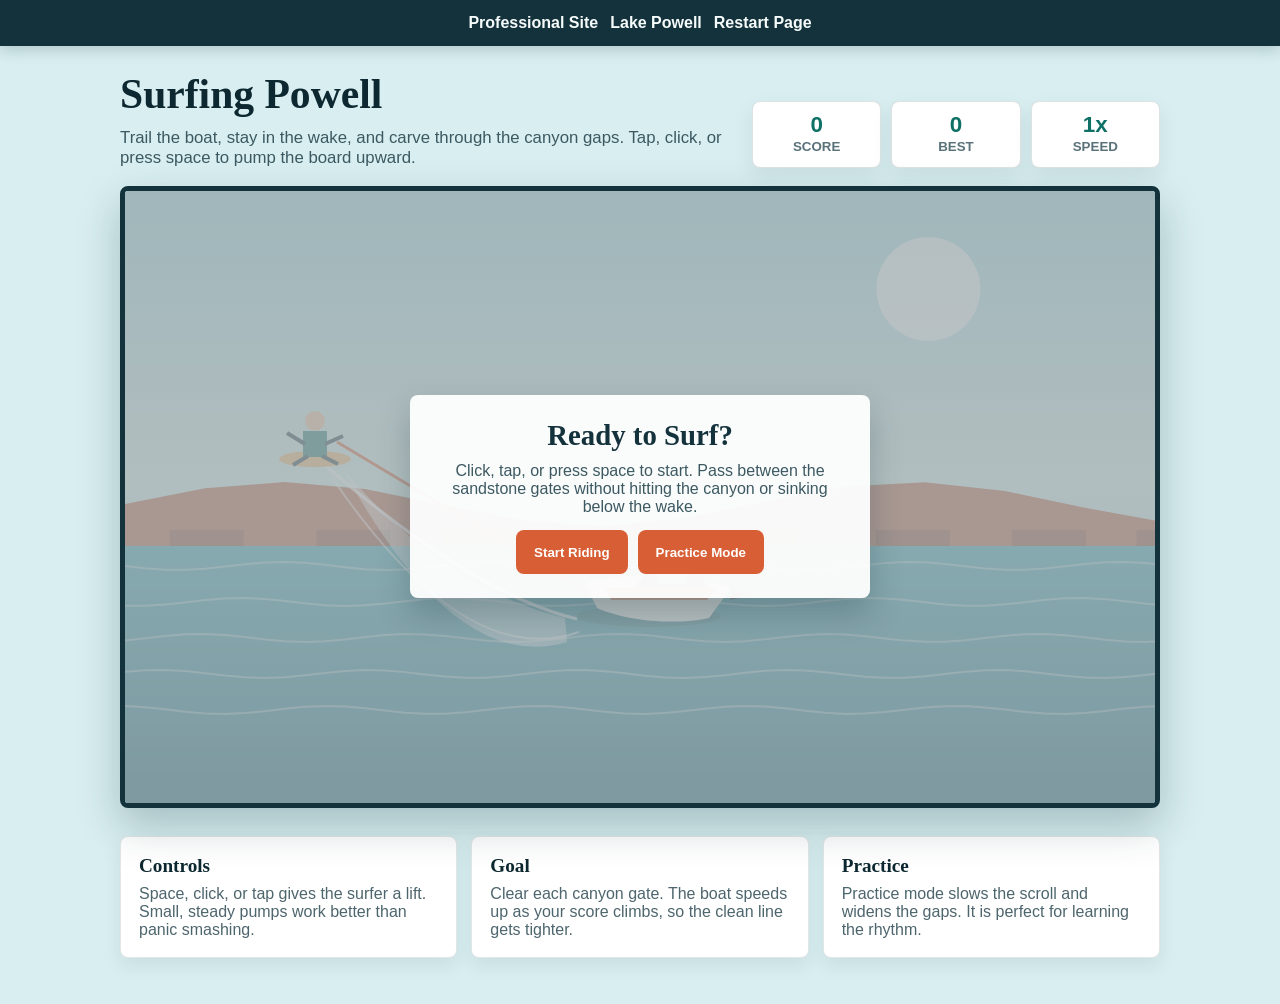
<file: surfing-powell.html>
<!DOCTYPE html>
<html lang="en">
<head>
    <meta charset="UTF-8">
    <meta name="viewport" content="width=device-width, initial-scale=1.0">
    <meta name="description" content="Surfing Powell, a wake surfing arcade game inspired by Flappy Bird.">
    <title>Surfing Powell</title>
    <style>
        * {
            box-sizing: border-box;
        }

        html {
            min-height: 100%;
        }

        body {
            min-height: 100%;
            margin: 0;
            background: #d8eef0;
            color: #14323b;
            font-family: Arial, Helvetica, sans-serif;
        }

        .page-shell {
            min-height: 100vh;
            display: flex;
            flex-direction: column;
        }

        .game-nav {
            display: flex;
            flex-wrap: wrap;
            justify-content: center;
            gap: 12px;
            padding: 14px 20px;
            background: #14323b;
            box-shadow: 0 4px 14px rgba(20, 50, 59, 0.2);
        }

        .game-nav a {
            color: #f6fbfb;
            font-weight: 700;
            text-decoration: none;
        }

        .game-nav a:hover {
            color: #f2b36d;
        }

        .intro {
            width: min(1040px, 94%);
            margin: 26px auto 18px;
            display: grid;
            grid-template-columns: 1.2fr 0.8fr;
            gap: 20px;
            align-items: end;
        }

        .intro h1 {
            margin: 0 0 10px;
            color: #0d2830;
            font-family: Georgia, "Times New Roman", serif;
            font-size: 2.6rem;
            line-height: 1.1;
        }

        .intro p {
            margin: 0;
            color: #3c5962;
            font-size: 1.05rem;
        }

        .stat-strip {
            display: grid;
            grid-template-columns: repeat(3, 1fr);
            gap: 10px;
        }

        .stat {
            padding: 12px;
            border: 1px solid rgba(20, 50, 59, 0.14);
            border-radius: 8px;
            background: #ffffff;
            text-align: center;
            box-shadow: 0 8px 20px rgba(20, 50, 59, 0.08);
        }

        .stat span {
            display: block;
            color: #0f7066;
            font-size: 1.4rem;
            font-weight: 800;
            line-height: 1;
        }

        .stat small {
            color: #59727a;
            font-weight: 700;
            text-transform: uppercase;
        }

        .game-wrap {
            position: relative;
            width: min(1040px, 94%);
            margin: 0 auto 28px;
            border: 5px solid #14323b;
            border-radius: 8px;
            overflow: hidden;
            background: #86d1d6;
            box-shadow: 0 18px 42px rgba(20, 50, 59, 0.25);
        }

        canvas {
            display: block;
            width: 100%;
            height: min(68vh, 620px);
            min-height: 420px;
            cursor: pointer;
            background: #86d1d6;
        }

        .overlay {
            position: absolute;
            inset: 0;
            display: flex;
            align-items: center;
            justify-content: center;
            padding: 22px;
            background: rgba(12, 35, 42, 0.28);
            pointer-events: auto;
        }

        .overlay-card {
            max-width: 460px;
            padding: 24px;
            border-radius: 8px;
            background: rgba(255, 255, 255, 0.94);
            color: #14323b;
            text-align: center;
            box-shadow: 0 16px 32px rgba(20, 50, 59, 0.25);
        }

        .overlay-card h2 {
            margin: 0 0 10px;
            font-family: Georgia, "Times New Roman", serif;
            font-size: 1.8rem;
        }

        .overlay-card p {
            margin: 0;
            color: #3c5962;
        }

        .hidden {
            display: none;
        }

        .controls {
            width: min(1040px, 94%);
            margin: 0 auto 46px;
            display: grid;
            grid-template-columns: repeat(3, 1fr);
            gap: 14px;
        }

        .control-card {
            padding: 18px;
            border-radius: 8px;
            background: #ffffff;
            border: 1px solid rgba(20, 50, 59, 0.12);
            box-shadow: 0 8px 18px rgba(20, 50, 59, 0.08);
        }

        .control-card h2 {
            margin: 0 0 8px;
            color: #0d2830;
            font-family: Georgia, "Times New Roman", serif;
            font-size: 1.2rem;
        }

        .control-card p {
            margin: 0;
            color: #4d656d;
        }

        button {
            min-height: 44px;
            padding: 10px 18px;
            border: 0;
            border-radius: 8px;
            background: #d85f35;
            color: #ffffff;
            font-weight: 800;
            cursor: pointer;
        }

        button:hover {
            background: #a84425;
        }

        .button-row {
            display: flex;
            flex-wrap: wrap;
            gap: 10px;
            margin-top: 14px;
            justify-content: center;
        }

        @media (max-width: 800px) {
            .intro,
            .controls {
                grid-template-columns: 1fr;
            }

            .intro h1 {
                font-size: 2.1rem;
            }

            canvas {
                min-height: 420px;
                height: 62vh;
            }
        }
    </style>
</head>
<body>
    <div class="page-shell">
        <nav class="game-nav" aria-label="Game navigation">
            <a href="professional.html">Professional Site</a>
            <a href="scratch.html">Lake Powell</a>
            <a href="surfing-powell.html">Restart Page</a>
        </nav>

        <section class="intro">
            <div>
                <h1>Surfing Powell</h1>
                <p>Trail the boat, stay in the wake, and carve through the canyon gaps. Tap, click, or press space to pump the board upward.</p>
            </div>
            <div class="stat-strip" aria-label="Game stats">
                <div class="stat"><span id="scoreText">0</span><small>Score</small></div>
                <div class="stat"><span id="bestText">0</span><small>Best</small></div>
                <div class="stat"><span id="speedText">1x</span><small>Speed</small></div>
            </div>
        </section>

        <main class="game-wrap">
            <canvas id="gameCanvas" width="960" height="540" aria-label="Surfing Powell game canvas"></canvas>
            <div class="overlay" id="overlay">
                <div class="overlay-card">
                    <h2 id="overlayTitle">Ready to Surf?</h2>
                    <p id="overlayMessage">Click, tap, or press space to start. Pass between the sandstone gates without hitting the canyon or sinking below the wake.</p>
                    <div class="button-row">
                        <button id="startButton" type="button">Start Riding</button>
                        <button id="practiceButton" type="button">Practice Mode</button>
                    </div>
                </div>
            </div>
        </main>

        <section class="controls">
            <div class="control-card">
                <h2>Controls</h2>
                <p>Space, click, or tap gives the surfer a lift. Small, steady pumps work better than panic smashing.</p>
            </div>
            <div class="control-card">
                <h2>Goal</h2>
                <p>Clear each canyon gate. The boat speeds up as your score climbs, so the clean line gets tighter.</p>
            </div>
            <div class="control-card">
                <h2>Practice</h2>
                <p>Practice mode slows the scroll and widens the gaps. It is perfect for learning the rhythm.</p>
            </div>
        </section>
    </div>

    <script>
        const canvas = document.getElementById("gameCanvas");
        const ctx = canvas.getContext("2d");
        const overlay = document.getElementById("overlay");
        const overlayTitle = document.getElementById("overlayTitle");
        const overlayMessage = document.getElementById("overlayMessage");
        const scoreText = document.getElementById("scoreText");
        const bestText = document.getElementById("bestText");
        const speedText = document.getElementById("speedText");
        const startButton = document.getElementById("startButton");
        const practiceButton = document.getElementById("practiceButton");

        const state = {
            mode: "ready",
            practice: false,
            score: 0,
            best: Number(localStorage.getItem("surfingPowellBest") || 0),
            frame: 0,
            speed: 3,
            gravity: 0.33,
            lift: -6.7,
            gates: [],
            ripples: []
        };

        const surfer = {
            x: 190,
            y: 250,
            vy: 0,
            radius: 19,
            rotation: 0
        };

        function fitCanvas() {
            const rect = canvas.getBoundingClientRect();
            const ratio = window.devicePixelRatio || 1;
            canvas.width = Math.round(rect.width * ratio);
            canvas.height = Math.round(rect.height * ratio);
            ctx.setTransform(ratio, 0, 0, ratio, 0, 0);
        }

        function width() {
            return canvas.getBoundingClientRect().width;
        }

        function height() {
            return canvas.getBoundingClientRect().height;
        }

        function waterLine() {
            return height() * 0.58;
        }

        function resetGame(practiceMode) {
            state.mode = "playing";
            state.practice = practiceMode;
            state.score = 0;
            state.frame = 0;
            state.speed = practiceMode ? 2.45 : 3.15;
            state.gravity = practiceMode ? 0.28 : 0.33;
            state.lift = practiceMode ? -6.1 : -6.8;
            state.gates = [];
            state.ripples = [];
            surfer.y = height() * 0.48;
            surfer.vy = 0;
            surfer.rotation = 0;
            overlay.classList.add("hidden");
            updateStats();
            addGate(width() + 280);
        }

        function updateStats() {
            scoreText.textContent = state.score;
            bestText.textContent = state.best;
            speedText.textContent = (state.speed / 3).toFixed(1) + "x";
        }

        function addGate(xPosition) {
            const h = height();
            const gap = state.practice ? 190 : Math.max(148, 188 - state.score * 1.3);
            const margin = 80;
            const topLimit = margin;
            const bottomLimit = h - margin - gap;
            const gapY = topLimit + Math.random() * Math.max(20, bottomLimit - topLimit);
            state.gates.push({
                x: xPosition,
                width: 92,
                gapY,
                gap,
                scored: false,
                notch: Math.random() * 100
            });
        }

        function pump() {
            if (state.mode === "ready") {
                resetGame(false);
                return;
            }
            if (state.mode === "over") {
                resetGame(state.practice);
                return;
            }
            if (state.mode === "playing") {
                surfer.vy = state.lift;
                state.ripples.push({ x: surfer.x - 24, y: surfer.y + 18, life: 24 });
            }
        }

        function endGame(reason) {
            state.mode = "over";
            state.best = Math.max(state.best, state.score);
            localStorage.setItem("surfingPowellBest", String(state.best));
            updateStats();
            overlayTitle.textContent = "Wipeout";
            overlayMessage.textContent = reason + " Score: " + state.score + ". Click, tap, or press space to ride again.";
            startButton.textContent = "Ride Again";
            practiceButton.textContent = "Practice Mode";
            overlay.classList.remove("hidden");
        }

        function update() {
            if (state.mode !== "playing") {
                return;
            }

            state.frame += 1;
            surfer.vy += state.gravity;
            surfer.y += surfer.vy;
            surfer.rotation = Math.max(-0.45, Math.min(0.65, surfer.vy / 10));
            state.speed += state.practice ? 0.0008 : 0.0015;

            if (state.gates.length === 0 || state.gates[state.gates.length - 1].x < width() - 330) {
                addGate(width() + 80);
            }

            for (const gate of state.gates) {
                gate.x -= state.speed;
                if (!gate.scored && gate.x + gate.width < surfer.x - surfer.radius) {
                    gate.scored = true;
                    state.score += 1;
                    state.best = Math.max(state.best, state.score);
                    updateStats();
                }
            }

            state.gates = state.gates.filter(gate => gate.x + gate.width > -80);
            state.ripples = state.ripples
                .map(ripple => ({ ...ripple, x: ripple.x - state.speed * 0.55, life: ripple.life - 1 }))
                .filter(ripple => ripple.life > 0);

            if (surfer.y - surfer.radius < 0) {
                endGame("You launched too high and clipped the canyon air.");
            }

            if (surfer.y + surfer.radius > height() - 16) {
                endGame("You sank below the wake.");
            }

            for (const gate of state.gates) {
                const inX = surfer.x + surfer.radius > gate.x && surfer.x - surfer.radius < gate.x + gate.width;
                const hitsTop = surfer.y - surfer.radius < gate.gapY;
                const hitsBottom = surfer.y + surfer.radius > gate.gapY + gate.gap;
                if (inX && (hitsTop || hitsBottom)) {
                    endGame("You carved into the sandstone wall.");
                }
            }
        }

        function drawSky(w, h) {
            const sky = ctx.createLinearGradient(0, 0, 0, h);
            sky.addColorStop(0, "#93d6df");
            sky.addColorStop(0.48, "#d9f2ef");
            sky.addColorStop(1, "#8bcbd1");
            ctx.fillStyle = sky;
            ctx.fillRect(0, 0, w, h);

            ctx.fillStyle = "rgba(255, 255, 255, 0.78)";
            ctx.beginPath();
            ctx.ellipse(w * 0.78, h * 0.16, 52, 52, 0, 0, Math.PI * 2);
            ctx.fill();
        }

        function drawBackgroundCanyon(w, h) {
            const base = waterLine() + 18;
            ctx.fillStyle = "#b85d3d";
            ctx.beginPath();
            ctx.moveTo(0, base);
            for (let x = 0; x <= w + 80; x += 80) {
                const y = base - 60 - Math.sin((x + state.frame) * 0.01) * 22;
                ctx.lineTo(x, y);
            }
            ctx.lineTo(w, h);
            ctx.lineTo(0, h);
            ctx.closePath();
            ctx.fill();

            ctx.fillStyle = "#8f422d";
            for (let x = -100; x < w + 100; x += 140) {
                const sway = Math.sin((state.frame + x) * 0.01) * 12;
                ctx.fillRect(x + sway, base - 34, 74, h - base + 50);
            }
        }

        function drawWater(w, h) {
            const line = waterLine();
            const water = ctx.createLinearGradient(0, line, 0, h);
            water.addColorStop(0, "#2d9fb3");
            water.addColorStop(1, "#0f6172");
            ctx.fillStyle = water;
            ctx.fillRect(0, line, w, h - line);

            ctx.strokeStyle = "rgba(255, 255, 255, 0.38)";
            ctx.lineWidth = 2;
            for (let row = 0; row < 5; row += 1) {
                const y = line + 20 + row * 36;
                ctx.beginPath();
                for (let x = -40; x <= w + 40; x += 20) {
                    const waveY = y + Math.sin((x + state.frame * 3 + row * 41) * 0.03) * 4;
                    if (x === -40) {
                        ctx.moveTo(x, waveY);
                    } else {
                        ctx.lineTo(x, waveY);
                    }
                }
                ctx.stroke();
            }
        }

        function drawBoatWake() {
            const line = waterLine();
            const boatX = Math.min(width() - 160, surfer.x + 270);
            const boatY = line + 38;

            ctx.fillStyle = "rgba(255, 255, 255, 0.48)";
            ctx.beginPath();
            ctx.moveTo(boatX - 20, boatY + 34);
            ctx.quadraticCurveTo(boatX - 140, boatY + 6, surfer.x + 28, surfer.y + 28);
            ctx.quadraticCurveTo(boatX - 130, boatY + 92, boatX - 18, boatY + 58);
            ctx.closePath();
            ctx.fill();

            ctx.strokeStyle = "rgba(255, 255, 255, 0.75)";
            ctx.lineWidth = 3;
            ctx.beginPath();
            ctx.moveTo(boatX - 8, boatY + 35);
            ctx.quadraticCurveTo(boatX - 112, boatY + 10, surfer.x + 10, surfer.y + 24);
            ctx.stroke();

            ctx.strokeStyle = "rgba(255, 255, 255, 0.55)";
            ctx.lineWidth = 2;
            ctx.beginPath();
            ctx.moveTo(boatX - 6, boatY + 48);
            ctx.quadraticCurveTo(boatX - 120, boatY + 88, surfer.x + 18, surfer.y + 38);
            ctx.stroke();
        }

        function drawBoat() {
            const line = waterLine();
            const boatX = Math.min(width() - 160, surfer.x + 270);
            const boatY = line + 38;

            ctx.fillStyle = "rgba(7, 24, 29, 0.22)";
            ctx.beginPath();
            ctx.ellipse(boatX + 64, boatY + 32, 72, 11, 0, 0, Math.PI * 2);
            ctx.fill();

            ctx.save();
            ctx.translate(boatX, boatY);

            ctx.fillStyle = "#f7faf7";
            ctx.beginPath();
            ctx.moveTo(0, 0);
            ctx.bezierCurveTo(30, -12, 104, -12, 146, 4);
            ctx.lineTo(124, 34);
            ctx.bezierCurveTo(88, 42, 38, 36, 12, 24);
            ctx.closePath();
            ctx.fill();

            ctx.fillStyle = "#d85f35";
            ctx.beginPath();
            ctx.moveTo(20, 4);
            ctx.lineTo(132, 4);
            ctx.lineTo(122, 16);
            ctx.lineTo(26, 16);
            ctx.closePath();
            ctx.fill();

            ctx.fillStyle = "#14323b";
            ctx.beginPath();
            ctx.moveTo(64, -18);
            ctx.lineTo(108, -18);
            ctx.lineTo(124, 4);
            ctx.lineTo(50, 4);
            ctx.closePath();
            ctx.fill();

            ctx.fillStyle = "#8ad7dd";
            ctx.fillRect(72, -12, 30, 12);

            ctx.strokeStyle = "#14323b";
            ctx.lineWidth = 3;
            ctx.beginPath();
            ctx.moveTo(76, -18);
            ctx.lineTo(76, -54);
            ctx.lineTo(114, -54);
            ctx.lineTo(114, -18);
            ctx.stroke();

            ctx.fillStyle = "#14323b";
            ctx.beginPath();
            ctx.moveTo(146, 4);
            ctx.lineTo(166, 12);
            ctx.lineTo(145, 16);
            ctx.closePath();
            ctx.fill();

            ctx.restore();

            ctx.strokeStyle = "#d85f35";
            ctx.lineWidth = 3;
            ctx.beginPath();
            ctx.moveTo(boatX + 6, boatY + 10);
            ctx.lineTo(surfer.x + 22, surfer.y + 1);
            ctx.stroke();
        }

        function drawGate(gate, h) {
            const topHeight = gate.gapY;
            const bottomY = gate.gapY + gate.gap;
            drawRock(gate.x, 0, gate.width, topHeight, true, gate.notch);
            drawRock(gate.x, bottomY, gate.width, h - bottomY, false, gate.notch + 30);
        }

        function drawRock(x, y, rockW, rockH, top, notch) {
            if (rockH <= 0) {
                return;
            }

            const gradient = ctx.createLinearGradient(x, y, x + rockW, y + rockH);
            gradient.addColorStop(0, "#7b3728");
            gradient.addColorStop(0.24, "#b45234");
            gradient.addColorStop(0.58, "#d47b4b");
            gradient.addColorStop(1, "#6b2f25");
            ctx.fillStyle = gradient;

            const leftLean = Math.sin(notch) * 7;
            const rightLean = Math.cos(notch * 0.7) * 8;
            const edgeY = top ? y + rockH : y;

            ctx.beginPath();
            ctx.moveTo(x + leftLean, y);
            ctx.lineTo(x + rockW + rightLean, y);
            ctx.lineTo(x + rockW - rightLean * 0.4, y + rockH);

            for (let i = 0; i <= 6; i += 1) {
                const px = x + rockW - i * (rockW / 6);
                const offset = Math.sin(notch + i * 1.7) * 12;
                ctx.lineTo(px, edgeY + (top ? offset : -offset));
            }

            ctx.lineTo(x - leftLean * 0.4, y + rockH);
            ctx.closePath();
            ctx.fill();

            ctx.fillStyle = "rgba(95, 41, 30, 0.38)";
            const shadowX = x + rockW * 0.68;
            ctx.beginPath();
            ctx.moveTo(shadowX, y + 8);
            ctx.lineTo(x + rockW + rightLean, y);
            ctx.lineTo(x + rockW - rightLean * 0.4, y + rockH);
            ctx.lineTo(shadowX - 8, y + rockH);
            ctx.closePath();
            ctx.fill();

            ctx.fillStyle = "rgba(255, 221, 164, 0.28)";
            ctx.beginPath();
            ctx.moveTo(x + 8, y + 8);
            ctx.lineTo(x + rockW * 0.34, y + 4);
            ctx.lineTo(x + rockW * 0.26, y + rockH);
            ctx.lineTo(x + 2, y + rockH);
            ctx.closePath();
            ctx.fill();

            ctx.strokeStyle = "rgba(255, 225, 169, 0.48)";
            ctx.lineWidth = 2;
            for (let stripe = y + 20; stripe < y + rockH; stripe += 28) {
                ctx.beginPath();
                ctx.moveTo(x + 6, stripe);
                for (let sx = x + 6; sx <= x + rockW - 6; sx += 18) {
                    const layerY = stripe + Math.sin((sx + notch) * 0.08) * 5;
                    ctx.lineTo(sx, layerY);
                }
                ctx.stroke();
            }

            ctx.strokeStyle = "rgba(75, 31, 25, 0.32)";
            ctx.lineWidth = 4;
            ctx.beginPath();
            ctx.moveTo(x + 14, y + 18);
            ctx.bezierCurveTo(x + 18, y + rockH * 0.35, x + 2, y + rockH * 0.6, x + 16, y + rockH - 8);
            ctx.moveTo(x + rockW - 18, y + 18);
            ctx.bezierCurveTo(x + rockW - 2, y + rockH * 0.38, x + rockW - 24, y + rockH * 0.66, x + rockW - 10, y + rockH - 10);
            ctx.stroke();

            ctx.fillStyle = "#5f2b24";
            ctx.fillRect(x + 8, top ? y + rockH - 8 : y, rockW - 16, 8);
        }

        function drawSurfer() {
            ctx.save();
            ctx.translate(surfer.x, surfer.y);
            ctx.rotate(surfer.rotation);

            ctx.fillStyle = "#f2b36d";
            ctx.beginPath();
            ctx.ellipse(0, 18, 36, 8, 0, 0, Math.PI * 2);
            ctx.fill();

            ctx.fillStyle = "#0f7066";
            ctx.fillRect(-12, -10, 24, 26);

            ctx.fillStyle = "#f0c29b";
            ctx.beginPath();
            ctx.arc(0, -20, 10, 0, Math.PI * 2);
            ctx.fill();

            ctx.strokeStyle = "#14323b";
            ctx.lineWidth = 4;
            ctx.beginPath();
            ctx.moveTo(-10, 3);
            ctx.lineTo(-28, -8);
            ctx.moveTo(10, 3);
            ctx.lineTo(28, -5);
            ctx.moveTo(-7, 15);
            ctx.lineTo(-22, 24);
            ctx.moveTo(7, 15);
            ctx.lineTo(23, 23);
            ctx.stroke();
            ctx.restore();

            for (const ripple of state.ripples) {
                ctx.strokeStyle = "rgba(255, 255, 255, " + ripple.life / 28 + ")";
                ctx.lineWidth = 2;
                ctx.beginPath();
                ctx.ellipse(ripple.x, ripple.y, 34 - ripple.life * 0.4, 7, 0, 0, Math.PI * 2);
                ctx.stroke();
            }
        }

        function drawReadyText() {
            if (state.mode === "playing") {
                return;
            }
            ctx.fillStyle = "rgba(255, 255, 255, 0.65)";
            ctx.fillRect(0, 0, width(), height());
        }

        function draw() {
            const w = width();
            const h = height();
            ctx.clearRect(0, 0, w, h);
            drawSky(w, h);
            drawBackgroundCanyon(w, h);
            drawWater(w, h);
            drawBoatWake();

            for (const gate of state.gates) {
                drawGate(gate, h);
            }

            drawSurfer();
            drawBoat();
            drawReadyText();
        }

        function loop() {
            update();
            draw();
            requestAnimationFrame(loop);
        }

        window.addEventListener("resize", () => {
            fitCanvas();
            draw();
        });

        window.addEventListener("keydown", event => {
            if (event.code === "Space" || event.code === "ArrowUp") {
                event.preventDefault();
                pump();
            }
        });

        canvas.addEventListener("pointerdown", event => {
            event.preventDefault();
            pump();
        });

        overlay.addEventListener("click", event => {
            if (event.target === overlay) {
                pump();
            }
        });

        startButton.addEventListener("click", event => {
            event.stopPropagation();
            resetGame(false);
        });

        practiceButton.addEventListener("click", event => {
            event.stopPropagation();
            resetGame(true);
        });

        bestText.textContent = state.best;
        fitCanvas();
        draw();
        loop();
    </script>
</body>
</html>
</file>
